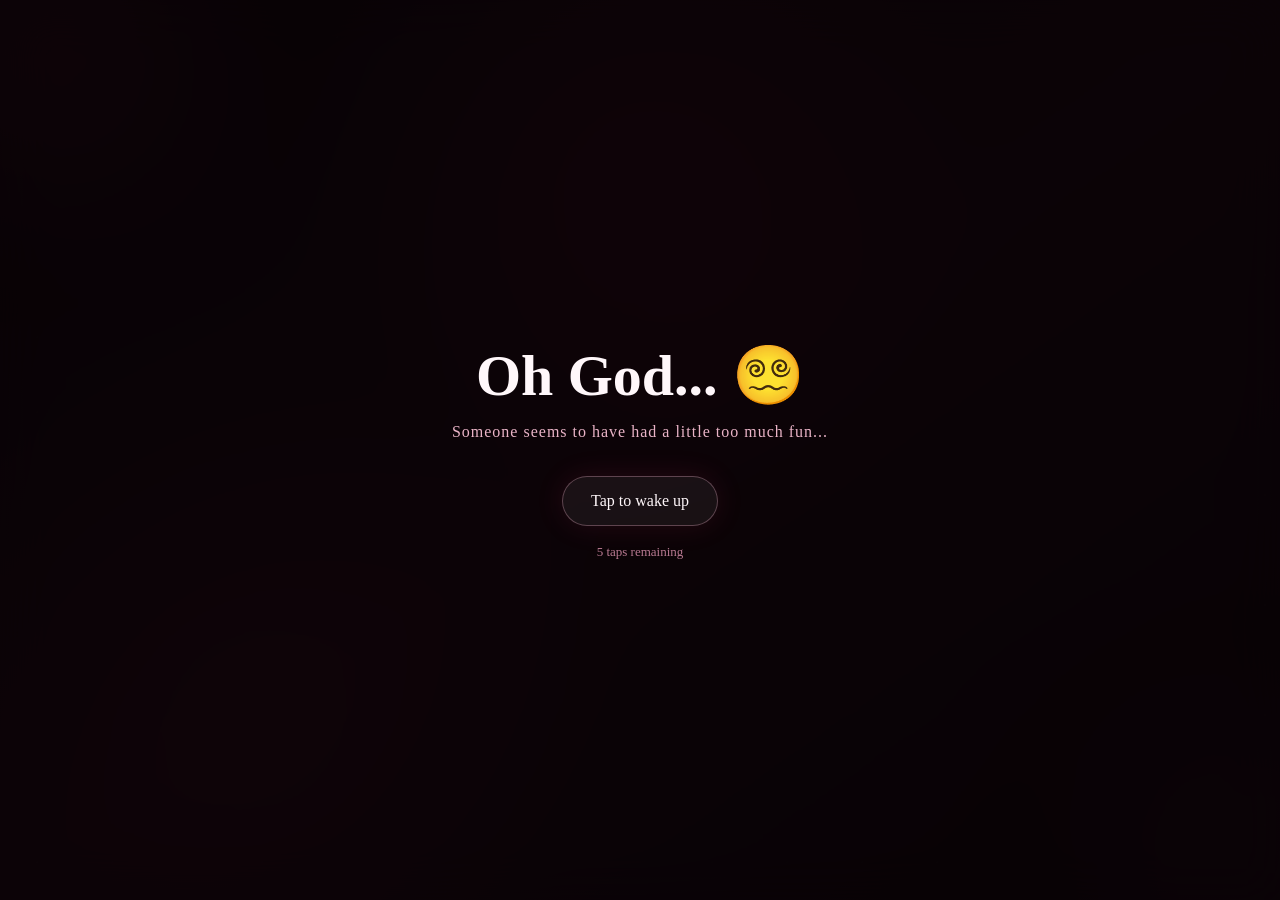
<file: index.html>
<!DOCTYPE html>
<html lang="en">
<head>
<meta charset="UTF-8">
<meta name="viewport" content="width=device-width, initial-scale=1.0">
<title>For My Tishuuu ❤️</title>

<style>
:root {
    --burgundy: #240812;
    --deep: #0b0508;
    --wine: #5e1730;
    --rose: #ff6f9d;
    --soft: #ffd7e5;
    --gold: #e7bd73;
    --white: #fff7fa;
    --glass: rgba(255,255,255,.07);
    --border: rgba(255,190,215,.18);
}

* {
    box-sizing: border-box;
    margin: 0;
    padding: 0;
}

html, body {
    width: 100%;
    height: 100%;
    overflow: hidden;
}

body {
    font-family: Georgia, "Times New Roman", serif;
    color: var(--white);
    background:
        radial-gradient(circle at 50% 20%, rgba(130,20,55,.25), transparent 35%),
        radial-gradient(circle at 20% 80%, rgba(255,70,130,.08), transparent 30%),
        linear-gradient(145deg, #090407, #200711 50%, #090407);
}

button {
    font: inherit;
    color: inherit;
}

.screen {
    position: fixed;
    inset: 0;
    display: none;
    align-items: center;
    justify-content: center;
    padding: 24px;
    overflow: hidden;
}

.screen.active {
    display: flex;
    animation: screenIn .8s ease forwards;
}

@keyframes screenIn {
    from { opacity: 0; transform: scale(1.03); }
    to { opacity: 1; transform: scale(1); }
}

/* ---------- BACKGROUND ---------- */

.ambient {
    position: fixed;
    inset: 0;
    pointer-events: none;
}

.ambient::before,
.ambient::after {
    content: "";
    position: absolute;
    width: 260px;
    height: 260px;
    border-radius: 50%;
    filter: blur(80px);
    opacity: .25;
}

.ambient::before {
    background: #a81d50;
    top: -80px;
    left: -80px;
}

.ambient::after {
    background: #601338;
    right: -100px;
    bottom: -100px;
}

.stars {
    position: absolute;
    inset: 0;
    background-image:
        radial-gradient(circle, rgba(255,255,255,.65) 1px, transparent 1px),
        radial-gradient(circle, rgba(255,180,210,.45) 1px, transparent 1px);
    background-size: 75px 75px, 110px 110px;
    opacity: .16;
}

/* ---------- WAKE UP ---------- */

#wakeScreen {
    flex-direction: column;
    text-align: center;
}

.wake-content {
    position: relative;
    z-index: 2;
}

.blur-layer {
    position: absolute;
    inset: 0;
    backdrop-filter: blur(24px);
    background: rgba(8,3,6,.82);
    transition: all 1s ease;
    z-index: 1;
}

.wake-content h1 {
    font-size: clamp(30px, 8vw, 58px);
    margin-bottom: 14px;
}

.wake-content p {
    color: #eab4c7;
    font-size: 16px;
    letter-spacing: 1px;
}

.wake-button {
    margin-top: 35px;
    border: 1px solid rgba(255,190,215,.3);
    background: rgba(255,255,255,.06);
    padding: 15px 28px;
    border-radius: 40px;
    cursor: pointer;
    box-shadow: 0 0 30px rgba(255,70,130,.1);
    transition: .3s;
}

.wake-button:hover {
    transform: translateY(-3px);
    box-shadow: 0 0 35px rgba(255,70,130,.3);
}

.wake-count {
    margin-top: 18px;
    color: #b97991;
    font-size: 13px;
}

/* ---------- POPUPS ---------- */

.popup {
    position: fixed;
    left: 50%;
    bottom: 30px;
    transform: translateX(-50%) translateY(30px);
    background: rgba(35,8,18,.94);
    border: 1px solid var(--border);
    padding: 14px 20px;
    border-radius: 18px;
    max-width: min(90%, 450px);
    text-align: center;
    box-shadow: 0 15px 45px rgba(0,0,0,.45);
    opacity: 0;
    pointer-events: none;
    z-index: 100;
    transition: .4s;
}

.popup.show {
    opacity: 1;
    transform: translateX(-50%) translateY(0);
}

/* ---------- IPHONE ---------- */

.phone {
    width: min(310px, 85vw);
    height: min(610px, 78vh);
    border-radius: 42px;
    background: #090909;
    border: 7px solid #191919;
    box-shadow:
        0 0 0 2px #444,
        0 30px 80px rgba(0,0,0,.7),
        0 0 50px rgba(255,50,120,.16);
    position: relative;
    overflow: hidden;
}

.phone::before {
    content: "";
    position: absolute;
    top: 8px;
    left: 50%;
    transform: translateX(-50%);
    width: 95px;
    height: 25px;
    border-radius: 20px;
    background: #000;
    z-index: 3;
}

.phone-screen {
    height: 100%;
    padding: 65px 18px 20px;
    background:
        radial-gradient(circle at 50% 20%, rgba(145,28,68,.45), transparent 35%),
        linear-gradient(160deg, #220711, #080407);
}

.phone-time {
    text-align: center;
    font-size: 12px;
    opacity: .6;
}

.notification {
    margin-top: 60px;
    padding: 17px;
    border-radius: 20px;
    background: rgba(255,255,255,.1);
    backdrop-filter: blur(15px);
    border: 1px solid rgba(255,255,255,.13);
    cursor: pointer;
    transition: .3s;
}

.notification:hover {
    transform: scale(1.03);
    background: rgba(255,255,255,.14);
}

.not-head {
    display: flex;
    justify-content: space-between;
    font-size: 12px;
    color: #aaa;
}

.message-name {
    margin-top: 10px;
    font-size: 18px;
}

.message-preview {
    margin-top: 7px;
    color: #ddd;
    font-size: 14px;
}

/* ---------- CHAT ---------- */

.chat-box {
    width: min(600px, 94vw);
    height: min(720px, 88vh);
    background: rgba(18,5,10,.78);
    border: 1px solid var(--border);
    border-radius: 28px;
    overflow: hidden;
    backdrop-filter: blur(20px);
    box-shadow: 0 30px 90px rgba(0,0,0,.6);
    display: flex;
    flex-direction: column;
}

.chat-header {
    padding: 22px;
    border-bottom: 1px solid rgba(255,255,255,.08);
    text-align: center;
}

.chat-header strong {
    display: block;
    font-size: 18px;
}

.chat-header span {
    font-size: 11px;
    color: #a96b7e;
}

.chat-messages {
    flex: 1;
    padding: 22px;
    overflow-y: auto;
}

.bubble {
    max-width: 80%;
    margin-bottom: 14px;
    padding: 13px 16px;
    border-radius: 19px;
    line-height: 1.5;
    font-size: 14px;
    animation: bubbleIn .5s ease;
}

@keyframes bubbleIn {
    from { opacity: 0; transform: translateY(10px); }
    to { opacity: 1; transform: translateY(0); }
}

.rites {
    background: #59172f;
    margin-left: auto;
    border-bottom-right-radius: 5px;
}

.tisha {
    background: rgba(255,255,255,.08);
    border-bottom-left-radius: 5px;
}

.chat-actions {
    padding: 15px;
    border-top: 1px solid rgba(255,255,255,.08);
}

.next-btn,
.answer {
    border: 1px solid rgba(255,180,210,.2);
    background: rgba(255,255,255,.06);
    border-radius: 14px;
    padding: 12px 15px;
    cursor: pointer;
    transition: .25s;
}

.next-btn {
    width: 100%;
}

.next-btn:hover,
.answer:hover {
    background: rgba(255,80,140,.15);
    transform: translateY(-2px);
}

/* ---------- QUIZ ---------- */

.quiz-card {
    width: min(650px, 94vw);
    padding: 30px;
    border-radius: 28px;
    background: rgba(24,6,13,.82);
    border: 1px solid var(--border);
    box-shadow: 0 30px 80px rgba(0,0,0,.55);
}

.quiz-top {
    display: flex;
    justify-content: space-between;
    color: #c8839d;
    font-size: 13px;
    margin-bottom: 20px;
}

.progress {
    height: 4px;
    background: rgba(255,255,255,.08);
    border-radius: 5px;
    overflow: hidden;
    margin-bottom: 30px;
}

.progress span {
    display: block;
    height: 100%;
    width: 0;
    background: linear-gradient(90deg, #9f3158, #ff83ad);
    transition: .4s;
}

.question {
    font-size: clamp(22px, 5vw, 34px);
    line-height: 1.25;
    margin-bottom: 25px;
}

.answers {
    display: grid;
    gap: 12px;
}

.answer {
    text-align: left;
}

.answer.correct {
    background: rgba(54,180,112,.2);
    border-color: rgba(100,255,160,.5);
}

.answer.wrong {
    background: rgba(255,40,70,.2);
    border-color: rgba(255,60,90,.7);
    animation: shake .4s;
}

@keyframes shake {
    20% { transform: translateX(-8px); }
    40% { transform: translateX(8px); }
    60% { transform: translateX(-5px); }
    80% { transform: translateX(5px); }
}

.quiz-result {
    text-align: center;
}

.score {
    font-size: 70px;
    margin: 20px;
    color: #ff9dbc;
}

.reward-btn {
    margin-top: 20px;
    padding: 14px 25px;
    border-radius: 30px;
    border: 1px solid rgba(255,190,215,.3);
    background: linear-gradient(135deg,#6c1b39,#3a0b20);
    cursor: pointer;
}

/* ---------- RESPONSIVE ---------- */

@media(max-width:500px) {
    .quiz-card {
        padding: 22px;
    }

    .phone {
        height: 570px;
    }

    .chat-box {
        height: 82vh;
    }
}
</style>
</head>

<body>

<div class="ambient">
    <div class="stars"></div>
</div>

<!-- WAKE -->
<section class="screen active" id="wakeScreen">

    <div class="blur-layer" id="blurLayer"></div>

    <div class="wake-content">
        <h1>Oh God... 😵‍💫</h1>
        <p>Someone seems to have had a little too much fun...</p>

        <button class="wake-button" id="wakeBtn">
            Tap to wake up
        </button>

        <div class="wake-count" id="wakeCount">
            5 taps remaining
        </div>
    </div>

</section>

<!-- PHONE -->
<section class="screen" id="phoneScreen">

    <div class="phone">

        <div class="phone-screen">

            <div class="phone-time">12:47 AM</div>

            <div class="notification" id="notification">

                <div class="not-head">
                    <span>Messages</span>
                    <span>now</span>
                </div>

                <div class="message-name">
                    Ritesh ❤️
                </div>

                <div class="message-preview">
                    Hey sleepyhead... I know you're awake.
                </div>

            </div>

        </div>

    </div>

</section>

<!-- CHAT -->
<section class="screen" id="chatScreen">

    <div class="chat-box">

        <div class="chat-header">
            <strong>Ritesh ❤️</strong>
            <span>somewhere between midnight & forever</span>
        </div>

        <div class="chat-messages" id="chatMessages"></div>

        <div class="chat-actions">
            <button class="next-btn" id="chatNext">
                Continue ❤️
            </button>
        </div>

    </div>

</section>

<!-- QUIZ -->
<section class="screen" id="quizScreen">

    <div class="quiz-card" id="quizCard">

        <div class="quiz-top">
            <span>MEMORY TEST</span>
            <span id="questionNumber">1 / 7</span>
        </div>

        <div class="progress">
            <span id="progressBar"></span>
        </div>

        <div class="question" id="question"></div>

        <div class="answers" id="answers"></div>

    </div>

</section>

<!-- RESULT -->
<section class="screen" id="resultScreen">

    <div class="quiz-card quiz-result">

        <div style="font-size:14px;color:#c8839d;">
            MEMORY VERIFIED
        </div>

        <h1 style="margin-top:10px;">
            Well well well... 😌
        </h1>

        <div class="score" id="score"></div>

        <p id="resultText"></p>

        <button class="reward-btn" id="rewardBtn">
            Claim your reward 🎁
        </button>

    </div>

</section>

<div class="popup" id="popup"></div>

<script>
/* ==========================================================
   PAGE 4 JAVASCRIPT
========================================================== */

const wakeBtn = document.getElementById("wakeBtn");
const blurLayer = document.getElementById("blurLayer");
const wakeCount = document.getElementById("wakeCount");

let wakeTaps = 0;

function showScreen(id) {
    document.querySelectorAll(".screen").forEach(screen => {
        screen.classList.remove("active");
    });

    document.getElementById(id).classList.add("active");
}

function popup(message, duration = 2600) {
    const p = document.getElementById("popup");
    p.textContent = message;
    p.classList.add("show");

    setTimeout(() => {
        p.classList.remove("show");
    }, duration);
}

/* Simple generated sound */
function sound(type = "click") {

    try {
        const AudioContext =
            window.AudioContext || window.webkitAudioContext;

        const ctx = new AudioContext();
        const osc = ctx.createOscillator();
        const gain = ctx.createGain();

        osc.connect(gain);
        gain.connect(ctx.destination);

        if(type === "correct") {
            osc.frequency.value = 720;
            gain.gain.value = .07;
        }
        else if(type === "wrong") {
            osc.frequency.value = 150;
            gain.gain.value = .08;
        }
        else {
            osc.frequency.value = 420;
            gain.gain.value = .045;
        }

        osc.start();
        gain.gain.exponentialRampToValueAtTime(
            .001,
            ctx.currentTime + .18
        );
        osc.stop(ctx.currentTime + .18);

    } catch(e) {}
}

/* ---------- WAKE ---------- */

wakeBtn.addEventListener("click", () => {

    wakeTaps++;

    sound();

    const remaining = 5 - wakeTaps;

    if(remaining > 0) {

        wakeCount.textContent =
            remaining + (remaining === 1 ? " tap" : " taps") +
            " remaining";

        blurLayer.style.backdropFilter =
            `blur(${24 - wakeTaps * 4}px)`;

        blurLayer.style.background =
            `rgba(8,3,6,${.82 - wakeTaps * .14})`;

        const messages = [
            "Ugh... my head...",
            "Okay... I can see a little...",
            "Riteshhh... where are you?",
            "Almost awake..."
        ];

        popup(messages[wakeTaps - 1]);

    } else {

        blurLayer.style.opacity = "0";
        wakeBtn.textContent = "I'm awake... ❤️";
        wakeCount.textContent = "";

        popup("There you are, Tishuuu... ❤️", 3000);

        setTimeout(() => {
            showScreen("phoneScreen");
            popup("📱 Incoming message from Ritesh...");
        }, 3000);
    }
});

/* ---------- PHONE ---------- */

document.getElementById("notification").addEventListener("click", () => {

    sound();
    showScreen("chatScreen");

    startChat();
});

/* ---------- CHAT ---------- */

const chatLines = [
    ["rites", "Hey sleepyhead... I know you're awake. ❤️"],
    ["tisha", "Riteshhh.... where are you?"],
    ["rites", "Right here. And before you ask... yes, I was watching you sleep. 😂"],
    ["tisha", "You are so annoying."],
    ["rites", "And yet... here you are. 😌"],
    ["rites", "But I have one tiny challenge for you."],
    ["tisha", "What challenge?"],
    ["rites", "Let's see how well my Tishuuu actually remembers us."]
];

let chatIndex = 0;

function startChat() {

    const container =
        document.getElementById("chatMessages");

    container.innerHTML = "";
    chatIndex = 0;

    addChatLine();
}

function addChatLine() {

    if(chatIndex >= chatLines.length) {
        document.getElementById("chatNext").textContent =
            "Okay... test me 😌";
        return;
    }

    const [who, text] = chatLines[chatIndex];

    const bubble = document.createElement("div");

    bubble.className =
        "bubble " + (who === "rites" ? "rites" : "tisha");

    bubble.textContent = text;

    document.getElementById("chatMessages")
        .appendChild(bubble);

    chatIndex++;

    document.getElementById("chatMessages")
        .scrollTop =
        document.getElementById("chatMessages").scrollHeight;
}

document.getElementById("chatNext").addEventListener("click", () => {

    sound();

    if(chatIndex < chatLines.length) {
        addChatLine();
    } else {
        showScreen("quizScreen");
        loadQuestion();
    }
});

/* ---------- QUIZ ---------- */

const questions = [
    {
        q: "Who started falling asleep on whose lap on the very first day?",
        options: ["Ritesh", "Tisha"],
        answer: 1
    },
    {
        q: "Who sounded surprisingly young when they first heard the other's voice?",
        options: ["Ritesh", "Tisha"],
        answer: 0
    },
    {
        q: "Who is more likely to turn a normal conversation into chaos?",
        options: ["Ritesh", "Tisha"],
        answer: 1
    },
    {
        q: "Who is more likely to say 'I'm fine' while clearly not being fine?",
        options: ["Ritesh", "Tisha"],
        answer: 1
    },
    {
        q: "Who is the bigger foodie?",
        options: ["Ritesh", "Tisha"],
        answer: 1
    },
    {
        q: "Who gets more dramatic when they're sleepy?",
        options: ["Ritesh", "Tisha"],
        answer: 1
    },
    {
        q: "Who is secretly the bigger softie?",
        options: ["Ritesh", "Tisha"],
        answer: 1
    }
];

let currentQuestion = 0;
let scoreValue = 0;
let answered = false;

function loadQuestion() {

    answered = false;

    const q = questions[currentQuestion];

    document.getElementById("questionNumber").textContent =
        `${currentQuestion + 1} / ${questions.length}`;

    document.getElementById("progressBar").style.width =
        `${((currentQuestion) / questions.length) * 100}%`;

    document.getElementById("question").textContent = q.q;

    const answers = document.getElementById("answers");
    answers.innerHTML = "";

    q.options.forEach((option, index) => {

        const button = document.createElement("button");

        button.className = "answer";
        button.textContent = option;

        button.addEventListener("click", () => {
            chooseAnswer(button, index);
        });

        answers.appendChild(button);
    });
}

function chooseAnswer(button, index) {

    if(answered) return;

    answered = true;

    const correct =
        index === questions[currentQuestion].answer;

    if(correct) {
        scoreValue++;
        button.classList.add("correct");
        sound("correct");
        popup("Awww... you actually remember. 🥹❤️");
    } else {
        button.classList.add("wrong");
        sound("wrong");
        popup("Hmmmm... suspicious answer, madam. 😂");
    }

    setTimeout(() => {

        currentQuestion++;

        if(currentQuestion < questions.length) {
            loadQuestion();
        } else {
            showResult();
        }

    }, 1200);
}

function showResult() {

    showScreen("resultScreen");

    document.getElementById("score").textContent =
        `${scoreValue} / ${questions.length}`;

    let text;

    if(scoreValue === 7) {
        text =
            "Perfect score. Obviously my Tishuuu knows everything. ❤️";
    } else if(scoreValue >= 5) {
        text =
            "Okay okay... you know us pretty damn well. 😌";
    } else {
        text =
            "I think somebody needs to revise our memories. 😂❤️";
    }

    document.getElementById("resultText").textContent = text;
}

document.getElementById("rewardBtn").addEventListener("click", () => {

    sound("correct");

    popup(
        "Memory verified. Your reward is waiting downstairs... 🎁",
        3000
    );

    setTimeout(() => {
        window.location.href = "page5.html";
    }, 3300);
});
</script>

</body>
</html>
</file>
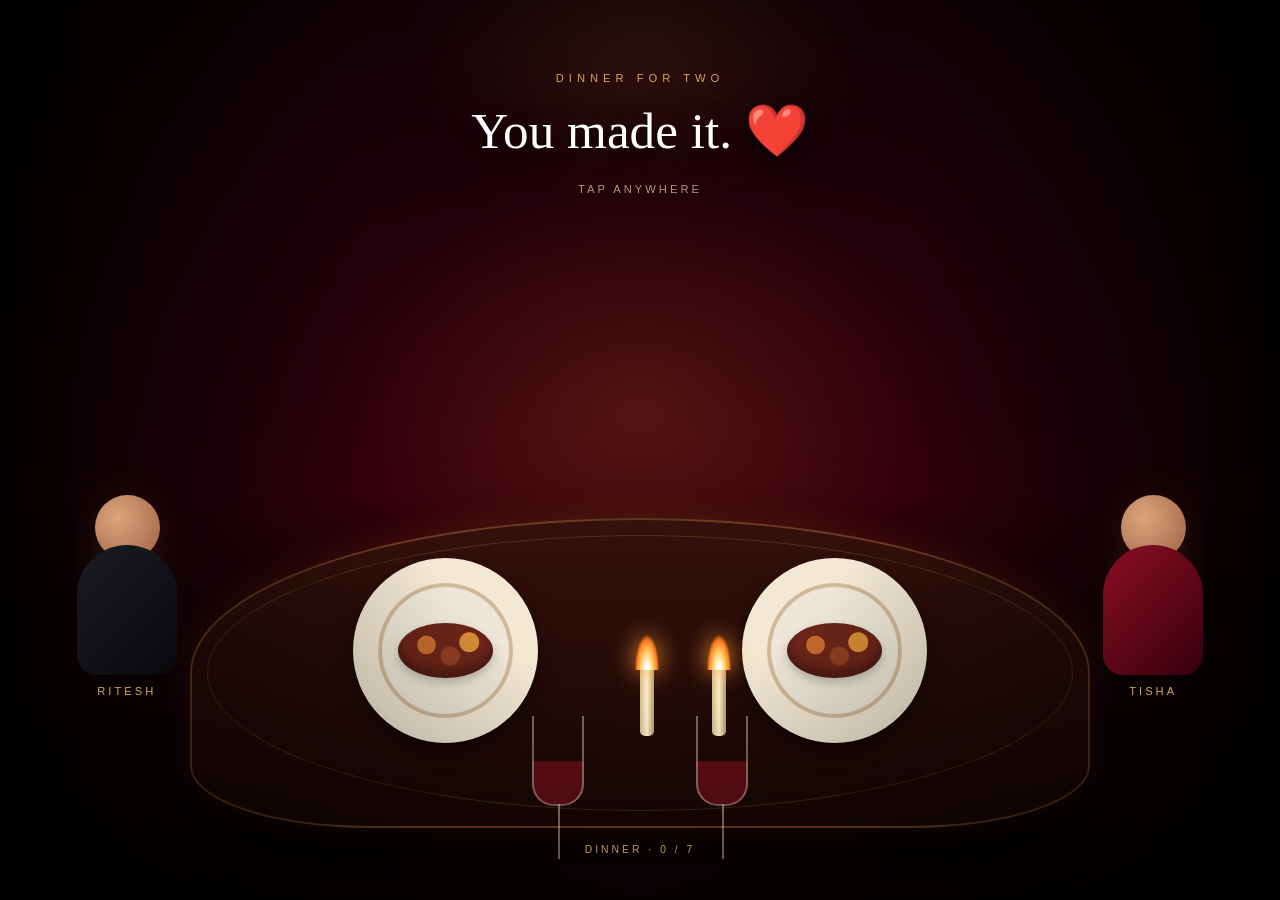
<file: dinner.html>
<!DOCTYPE html>
<html lang="en">
<head>
<meta charset="UTF-8">
<meta name="viewport" content="width=device-width,initial-scale=1.0">
<title>Dinner With You ❤️</title>

<style>
*{
    box-sizing:border-box;
    margin:0;
    padding:0;
}

html,body{
    width:100%;
    height:100%;
    overflow:hidden;
    background:#080003;
    color:white;
    font-family:Georgia,"Times New Roman",serif;
}

body{
    position:relative;
}

.room{
    position:absolute;
    inset:0;
    overflow:hidden;

    background:
        radial-gradient(
            ellipse at 50% 45%,
            rgba(180,74,38,.24),
            transparent 32%
        ),
        radial-gradient(
            ellipse at 50% 75%,
            rgba(190,91,40,.12),
            transparent 35%
        ),
        linear-gradient(
            180deg,
            #170007,
            #35000d 55%,
            #090003
        );
}

.room::before{
    content:"";
    position:absolute;
    inset:0;
    background:
        linear-gradient(
            90deg,
            rgba(0,0,0,.75),
            transparent 28%,
            transparent 72%,
            rgba(0,0,0,.75)
        );
}

.room::after{
    content:"";
    position:absolute;
    inset:0;
    background:
        radial-gradient(
            circle at center,
            transparent 30%,
            rgba(0,0,0,.7) 100%
        );
    pointer-events:none;
}

.ceiling-light{
    position:absolute;
    top:-100px;
    left:50%;
    transform:translateX(-50%);
    width:500px;
    height:300px;
    background:radial-gradient(
        ellipse,
        rgba(255,163,65,.13),
        transparent 65%
    );
    filter:blur(20px);
}

.table{
    position:absolute;
    width:min(900px,90vw);
    height:310px;
    left:50%;
    bottom:8%;
    transform:translateX(-50%);
    border-radius:50% 50% 20% 20%;
    background:
        linear-gradient(
            180deg,
            #35100c,
            #170604
        );
    border:2px solid rgba(196,128,63,.4);
    box-shadow:
        0 -5px 30px rgba(130,47,19,.3),
        0 40px 100px #000;
}

.table::before{
    content:"";
    position:absolute;
    inset:15px;
    border-radius:50%;
    border:1px solid rgba(231,183,98,.18);
}

.plate{
    position:absolute;
    width:185px;
    height:185px;
    border-radius:50%;
    background:
        radial-gradient(
            circle,
            #eee7d9 0 48%,
            #d0b997 49% 51%,
            #f2e8d3 52% 100%
        );
    top:38px;
    box-shadow:0 8px 20px rgba(0,0,0,.5);
}

.plate.left{
    left:18%;
}

.plate.right{
    right:18%;
}

.food{
    position:absolute;
    width:95px;
    height:55px;
    border-radius:50%;
    top:65px;
    left:45px;
    background:
        radial-gradient(circle at 30% 40%,#c66b30 0 12%,transparent 13%),
        radial-gradient(circle at 55% 60%,#8f3e22 0 15%,transparent 16%),
        radial-gradient(circle at 75% 35%,#d68c35 0 12%,transparent 13%),
        #6c2519;
    box-shadow:
        inset 0 -8px 10px rgba(0,0,0,.3),
        0 5px 10px rgba(0,0,0,.2);
    transition:.8s;
}

.food.eaten{
    opacity:0;
    transform:scale(.3) rotate(20deg);
}

.glass{
    position:absolute;
    width:52px;
    height:90px;
    border:2px solid rgba(235,220,194,.45);
    border-top:none;
    bottom:20px;
    background:
        linear-gradient(
            to top,
            rgba(108,13,25,.85) 0 48%,
            transparent 49%
        );
    border-radius:0 0 22px 22px;
}

.glass.left{
    left:38%;
}

.glass.right{
    right:38%;
}

.glass::after{
    content:"";
    position:absolute;
    width:2px;
    height:55px;
    background:rgba(240,225,200,.5);
    bottom:-55px;
    left:50%;
}

.glass.eaten{
    opacity:.15;
}

.candle{
    position:absolute;
    width:14px;
    height:70px;
    background:linear-gradient(
        90deg,
        #d9bd8a,
        #fff4d0,
        #b99965
    );
    bottom:90px;
    border-radius:5px;
    z-index:10;
}

.candle.one{
    left:50%;
}

.candle.two{
    left:58%;
}

.flame{
    position:absolute;
    width:24px;
    height:35px;
    left:50%;
    top:-31px;
    transform:translateX(-50%);
    background:
        radial-gradient(
            ellipse at center bottom,
            #fff 0 10%,
            #ffd16a 35%,
            #ff7b20 60%,
            transparent 72%
        );
    animation:flicker .12s infinite alternate;
    filter:drop-shadow(0 0 12px #ff9d37);
}

@keyframes flicker{
    from{
        transform:translateX(-50%) scale(1) rotate(-2deg);
    }
    to{
        transform:translateX(-50%) scale(.85,1.15) rotate(3deg);
    }
}

.person{
    position:absolute;
    bottom:25%;
    width:100px;
    height:180px;
    z-index:5;
}

.person.left{
    left:6%;
}

.person.right{
    right:6%;
}

.head{
    position:absolute;
    width:65px;
    height:65px;
    border-radius:50%;
    top:0;
    left:18px;
    background:
        radial-gradient(
            circle at 35% 35%,
            #dca57e,
            #9c5f42
        );
}

.body{
    position:absolute;
    width:100px;
    height:130px;
    top:50px;
    border-radius:50px 50px 20px 20px;
    background:linear-gradient(
        135deg,
        #1b1b24,
        #08080c
    );
}

.person.right .body{
    background:
        linear-gradient(
            135deg,
            #8d0e24,
            #34000d
        );
}

.person::after{
    content:"";
    position:absolute;
    width:90px;
    height:150px;
    top:-20px;
    left:5px;
    background:radial-gradient(
        ellipse,
        rgba(255,143,54,.18),
        transparent 70%
    );
    filter:blur(15px);
    z-index:-1;
}

.name{
    position:absolute;
    top:190px;
    width:100%;
    text-align:center;
    color:#d5a85c;
    font-family:Arial,sans-serif;
    letter-spacing:3px;
    font-size:.7rem;
}

.dialogue{
    position:absolute;
    z-index:30;
    top:8%;
    left:50%;
    transform:translateX(-50%);
    width:min(800px,90%);
    text-align:center;
}

.kicker{
    color:#d6a65c;
    font-family:Arial,sans-serif;
    font-size:.7rem;
    letter-spacing:5px;
    text-transform:uppercase;
    margin-bottom:18px;
}

#compliment{
    font-size:clamp(1.5rem,4vw,3.2rem);
    line-height:1.15;
    font-weight:400;
    text-shadow:0 5px 25px #000;
    transition:opacity .6s,transform .6s;
}

#instruction{
    margin-top:22px;
    color:rgba(255,230,190,.65);
    font-family:Arial,sans-serif;
    font-size:.7rem;
    letter-spacing:3px;
}

.tap{
    position:absolute;
    inset:0;
    z-index:100;
    cursor:pointer;
}

.counter{
    position:absolute;
    bottom:5%;
    left:50%;
    transform:translateX(-50%);
    z-index:40;
    color:#bd985c;
    font-family:Arial,sans-serif;
    font-size:.65rem;
    letter-spacing:3px;
}

.heart{
    position:fixed;
    z-index:60;
    pointer-events:none;
    font-size:22px;
    animation:heartFloat 2s forwards;
}

@keyframes heartFloat{
    from{
        opacity:0;
        transform:translateY(0) scale(.5);
    }
    20%{
        opacity:1;
    }
    to{
        opacity:0;
        transform:translateY(-180px) scale(1.5);
    }
}

.fade{
    animation:fade 1.7s forwards;
}

@keyframes fade{
    to{
        opacity:0;
        filter:blur(15px);
        transform:scale(1.08);
    }
}

.curtains{
    position:fixed;
    inset:0;
    z-index:200;
    pointer-events:none;
    display:flex;
}

.curtain{
    width:50%;
    height:100%;
    background:
        linear-gradient(
            90deg,
            #080003,
            #550010 45%,
            #1b0007
        );
    box-shadow:0 0 50px #000;
    transition:transform 2.5s cubic-bezier(.7,0,.2,1);
}

.curtain.left{
    transform:translateX(-100%);
}

.curtain.right{
    transform:translateX(100%);
}

.curtains.close .left{
    transform:translateX(0);
}

.curtains.close .right{
    transform:translateX(0);
}

@media(max-width:700px){

    .person{
        transform:scale(.65);
        bottom:25%;
    }

    .person.left{
        left:-5%;
    }

    .person.right{
        right:-5%;
    }

    .table{
        bottom:13%;
        height:250px;
    }

    .plate{
        width:125px;
        height:125px;
    }

    .plate.left{
        left:12%;
    }

    .plate.right{
        right:12%;
    }

    .food{
        width:70px;
        height:40px;
        top:43px;
        left:27px;
    }

    .glass.left{
        left:34%;
    }

    .glass.right{
        right:34%;
    }
}
</style>
</head>

<body>

<div class="room" id="room">

    <div class="ceiling-light"></div>

    <div class="dialogue">

        <div class="kicker">
            Dinner for two
        </div>

        <div id="compliment">
            You made it. ❤️
        </div>

        <div id="instruction">
            TAP ANYWHERE
        </div>

    </div>

    <div class="person left">
        <div class="head"></div>
        <div class="body"></div>
        <div class="name">RITESH</div>
    </div>

    <div class="person right">
        <div class="head"></div>
        <div class="body"></div>
        <div class="name">TISHA</div>
    </div>

    <div class="table">

        <div class="plate left">
            <div class="food" id="food1"></div>
        </div>

        <div class="plate right">
            <div class="food" id="food2"></div>
        </div>

        <div class="glass left" id="glass1"></div>

        <div class="glass right" id="glass2"></div>

        <div class="candle one">
            <div class="flame"></div>
        </div>

        <div class="candle two">
            <div class="flame"></div>
        </div>

    </div>

</div>

<div class="counter" id="counter">
    DINNER · 0 / 7
</div>

<div class="tap" id="tap"></div>

<div class="curtains" id="curtains">
    <div class="curtain left"></div>
    <div class="curtain right"></div>
</div>

<script>

const compliments=[

"You made it. ❤️",

"That red dress looks absolutely beautiful on you...",

"I was supposed to be paying attention to dinner, but you're making that unnecessarily difficult. 😏",

"Every time I look at you, I forget what I was about to say.",

"Somehow you always manage to make everything around you look a little less interesting. 😏",

"And honestly... I don't think it's just because you're beautiful.",

"It's the way you carry yourself. Your personality. Your energy. The way you make everything feel alive.",

"Tonight was never really about the dinner.",

"It was about getting a little time with you... just you and me. ❤️"

];

let taps=0;

const tap=document.getElementById("tap");
const compliment=document.getElementById("compliment");
const counter=document.getElementById("counter");
const room=document.getElementById("room");
const curtains=document.getElementById("curtains");

tap.addEventListener("click",()=>{

    if(taps>=compliments.length)
        return;

    taps++;

    compliment.style.opacity=0;
    compliment.style.transform="translateY(15px)";

    setTimeout(()=>{

        compliment.textContent=compliments[taps-1];

        compliment.style.opacity=1;
        compliment.style.transform="translateY(0)";

    },350);

    consumeDinner();

    createHeart();

    counter.textContent=`DINNER · ${taps} / ${compliments.length-1}`;

    if(taps===compliments.length){

        setTimeout(endDinner,3000);

    }

});

function consumeDinner(){

    /*
       Dinner progression:
       1-2: food
       3-4: more food
       5-6: wine
       7+: table almost empty
    */

    if(taps===2){
        document.getElementById("food1").classList.add("eaten");
    }

    if(taps===3){
        document.getElementById("food2").classList.add("eaten");
    }

    if(taps===5){
        document.getElementById("glass1").classList.add("eaten");
    }

    if(taps===6){
        document.getElementById("glass2").classList.add("eaten");
    }

    if(taps>=7){

        document.getElementById("food1").classList.add("eaten");
        document.getElementById("food2").classList.add("eaten");
        document.getElementById("glass1").classList.add("eaten");
        document.getElementById("glass2").classList.add("eaten");

    }
}

function createHeart(){

    const heart=document.createElement("div");

    heart.className="heart";

    heart.textContent=
        Math.random()>.4
        ? "♡"
        : "♥";

    heart.style.left=(35+Math.random()*30)+"%";
    heart.style.top=(45+Math.random()*25)+"%";

    document.body.appendChild(heart);

    setTimeout(()=>{
        heart.remove();
    },2000);
}

function endDinner(){

    room.classList.add("fade");

    setTimeout(()=>{

        curtains.classList.add("close");

    },800);

    setTimeout(()=>{

        /*
          Change this URL if you eventually want another
          page after dinner.
        */

        window.location.href="wake.html";

    },4000);
}

</script>

</body>
</html>
</file>
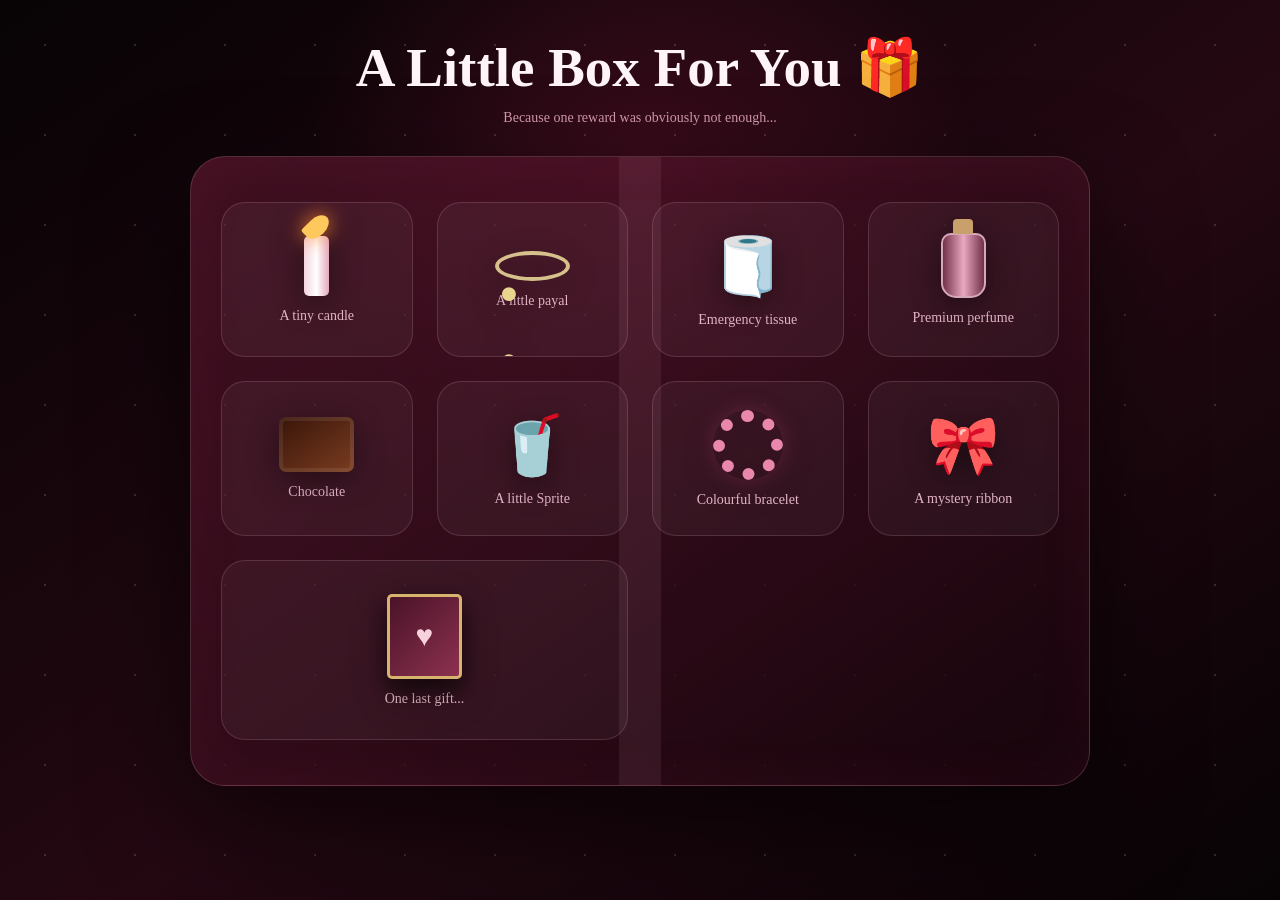
<file: page5.html>
<!DOCTYPE html>
<html lang="en">
<head>
<meta charset="UTF-8">
<meta name="viewport" content="width=device-width, initial-scale=1.0">
<title>A Box For My Tishuuu 🎁</title>

<style>
:root {
    --bg:#090407;
    --burgundy:#250914;
    --wine:#651b36;
    --pink:#ff719e;
    --soft:#ffd6e5;
    --gold:#d9b56d;
    --glass:rgba(255,255,255,.07);
}

* {
    box-sizing:border-box;
    margin:0;
    padding:0;
}

body {
    min-height:100vh;
    color:#fff5f8;
    font-family:Georgia,"Times New Roman",serif;
    background:
        radial-gradient(circle at 50% 20%,rgba(137,23,61,.3),transparent 35%),
        linear-gradient(145deg,#070305,#240812 55%,#070305);
    overflow-x:hidden;
}

body::before {
    content:"";
    position:fixed;
    inset:0;
    pointer-events:none;
    opacity:.15;
    background-image:
        radial-gradient(circle,#fff 1px,transparent 1px);
    background-size:90px 90px;
}

.page {
    width:min(1000px,94vw);
    margin:auto;
    padding:35px 0 80px;
}

header {
    text-align:center;
    margin-bottom:30px;
}

header h1 {
    font-size:clamp(30px,7vw,55px);
}

header p {
    margin-top:10px;
    color:#d49aad;
    font-size:14px;
}

.gift-box {
    position:relative;
    max-width:900px;
    min-height:600px;
    margin:auto;
    padding:45px 30px;
    border-radius:35px;
    border:1px solid rgba(255,180,210,.2);
    background:
        linear-gradient(145deg,
            rgba(103,25,52,.55),
            rgba(24,5,13,.85));
    box-shadow:
        0 40px 100px rgba(0,0,0,.6),
        inset 0 0 60px rgba(255,80,130,.06);
}

.box-ribbon {
    position:absolute;
    left:50%;
    top:0;
    transform:translateX(-50%);
    width:42px;
    height:100%;
    background:rgba(255,190,215,.08);
    pointer-events:none;
}

.gifts {
    position:relative;
    z-index:2;
    display:grid;
    grid-template-columns:repeat(4,1fr);
    gap:24px;
}

.gift {
    min-height:155px;
    border-radius:24px;
    border:1px solid rgba(255,190,215,.16);
    background:rgba(255,255,255,.045);
    display:flex;
    align-items:center;
    justify-content:center;
    flex-direction:column;
    cursor:pointer;
    transition:.35s;
    position:relative;
    overflow:hidden;
}

.gift:hover {
    transform:translateY(-8px);
    border-color:rgba(255,120,170,.4);
    box-shadow:0 15px 35px rgba(255,50,120,.12);
}

.gift-icon {
    font-size:58px;
    margin-bottom:12px;
    filter:drop-shadow(0 8px 15px rgba(0,0,0,.4));
}

.gift-name {
    font-size:14px;
    color:#e6b7c8;
}

.gift-message {
    position:fixed;
    z-index:50;
    left:50%;
    top:50%;
    transform:translate(-50%,-50%) scale(.8);
    width:min(400px,90vw);
    padding:30px;
    border-radius:28px;
    background:rgba(27,5,13,.97);
    border:1px solid rgba(255,170,200,.25);
    box-shadow:0 30px 100px #000;
    text-align:center;
    opacity:0;
    pointer-events:none;
    transition:.4s;
}

.gift-message.show {
    opacity:1;
    transform:translate(-50%,-50%) scale(1);
    pointer-events:auto;
}

.gift-message .big {
    font-size:55px;
    margin-bottom:15px;
}

.gift-message p {
    color:#e6b2c5;
    line-height:1.6;
}

.close-message {
    margin-top:20px;
    padding:10px 20px;
    border-radius:30px;
    border:1px solid rgba(255,180,210,.2);
    background:rgba(255,255,255,.06);
    cursor:pointer;
}

/* candle */

.candle {
    width:25px;
    height:60px;
    background:linear-gradient(90deg,#f4d3df,#fff,#e5a8bc);
    border-radius:5px;
    position:relative;
}

.flame {
    position:absolute;
    width:18px;
    height:28px;
    border-radius:50% 50% 50% 10%;
    background:#ffc85c;
    transform:rotate(45deg);
    top:-23px;
    left:4px;
    box-shadow:0 0 20px #ff8a30;
    animation:flicker .4s infinite alternate;
}

@keyframes flicker {
    from{transform:rotate(42deg) scale(.9);}
    to{transform:rotate(48deg) scale(1.08);}
}

/* perfume */

.perfume {
    width:45px;
    height:65px;
    border-radius:10px 10px 15px 15px;
    border:2px solid #d5a9bb;
    position:relative;
    background:linear-gradient(90deg,#743049,#e9a8c0,#713049);
}

.perfume::before {
    content:"";
    position:absolute;
    width:20px;
    height:15px;
    top:-16px;
    left:10px;
    background:#c9a06c;
    border-radius:4px 4px 0 0;
}

/* chocolate */

.chocolate {
    width:75px;
    height:55px;
    background:linear-gradient(145deg,#381509,#7b3c20);
    border-radius:7px;
    box-shadow:inset 0 0 0 4px rgba(255,255,255,.08);
}

/* bracelet */

.bracelet {
    width:70px;
    height:70px;
    border-radius:50%;
    border:12px dotted #e987ac;
    box-shadow:0 0 20px rgba(255,100,160,.2);
}

/* payal */

.payal {
    width:75px;
    height:30px;
    border-radius:50%;
    border:4px solid #d6c08c;
    position:relative;
}

.payal::after {
    content:"• • • • •";
    position:absolute;
    width:100%;
    left:0;
    top:5px;
    color:#ead58e;
    letter-spacing:4px;
}

/* album */

.album {
    width:75px;
    height:85px;
    border-radius:5px;
    background:linear-gradient(135deg,#4a1327,#8d3150);
    border:3px solid #d8b36e;
    box-shadow:0 12px 20px rgba(0,0,0,.4);
}

.album::after {
    content:"♥";
    display:flex;
    align-items:center;
    justify-content:center;
    height:100%;
    color:#f7d1dc;
    font-size:30px;
}

.album-gift {
    grid-column:span 2;
    min-height:180px;
}

.album-gift .gift-name {
    color:#f1c2d1;
}

@media(max-width:700px) {
    .gifts {
        grid-template-columns:repeat(2,1fr);
    }

    .album-gift {
        grid-column:span 2;
    }
}

@media(max-width:400px) {
    .gift {
        min-height:140px;
    }
}
</style>
</head>

<body>

<div class="page">

<header>
    <h1>A Little Box For You 🎁</h1>
    <p>Because one reward was obviously not enough...</p>
</header>

<div class="gift-box">

    <div class="box-ribbon"></div>

    <div class="gifts">

        <div class="gift" data-icon="🕯️"
             data-message="A little light for my cutuuu. ❤️">
            <div class="gift-icon">
                <div class="candle">
                    <div class="flame"></div>
                </div>
            </div>
            <div class="gift-name">A tiny candle</div>
        </div>

        <div class="gift" data-icon="✨"
             data-message="Because even your footsteps deserve their own music.">
            <div class="gift-icon payal"></div>
            <div class="gift-name">A little payal</div>
        </div>

        <div class="gift" data-icon="🧻"
             data-message="For my Tishuuu 🤣 Because apparently even tissues need to be romantic now.">
            <div class="gift-icon">🧻</div>
            <div class="gift-name">Emergency tissue</div>
        </div>

        <div class="gift" data-icon="🌸"
             data-message="For the girl who already smells prettier than this.">
            <div class="gift-icon">
                <div class="perfume"></div>
            </div>
            <div class="gift-name">Premium perfume</div>
        </div>

        <div class="gift" data-icon="🍫"
             data-message="Emergency chocolate supply for my beautuu. 🍫❤️">
            <div class="gift-icon">
                <div class="chocolate"></div>
            </div>
            <div class="gift-name">Chocolate</div>
        </div>

        <div class="gift" data-icon="🥤"
             data-message="For when my Tishuuu needs some extra fizz. 😂">
            <div class="gift-icon">🥤</div>
            <div class="gift-name">A little Sprite</div>
        </div>

        <div class="gift" data-icon="📿"
             data-message="Something colourful for the most colourful person I know. 🌈">
            <div class="gift-icon bracelet"></div>
            <div class="gift-name">Colourful bracelet</div>
        </div>

        <div class="gift" data-icon="🎀"
             data-message="Untie this one slowly... some things are better when they're opened with curiosity.">
            <div class="gift-icon">🎀</div>
            <div class="gift-name">A mystery ribbon</div>
        </div>

        <div class="gift album-gift" id="albumGift">
            <div class="gift-icon">
                <div class="album"></div>
            </div>
            <div class="gift-name">
                One last gift...
            </div>
        </div>

    </div>
</div>

</div>

<div class="gift-message" id="giftMessage">
    <div class="big" id="messageIcon">❤️</div>
    <p id="messageText"></p>
    <button class="close-message" id="closeMessage">
        Put it back in the box
    </button>
</div>

<script>

const gifts = document.querySelectorAll(".gift:not(#albumGift)");
const modal = document.getElementById("giftMessage");
const messageText = document.getElementById("messageText");
const messageIcon = document.getElementById("messageIcon");

function sound(freq=450) {

    try {

        const ctx =
            new (window.AudioContext ||
            window.webkitAudioContext)();

        const osc = ctx.createOscillator();
        const gain = ctx.createGain();

        osc.frequency.value = freq;

        osc.connect(gain);
        gain.connect(ctx.destination);

        gain.gain.value=.05;

        osc.start();

        gain.gain.exponentialRampToValueAtTime(
            .001,
            ctx.currentTime+.2
        );

        osc.stop(ctx.currentTime+.2);

    } catch(e){}
}

gifts.forEach(gift => {

    gift.addEventListener("click", () => {

        sound();

        messageIcon.textContent =
            gift.dataset.icon;

        messageText.textContent =
            gift.dataset.message;

        modal.classList.add("show");
    });

});

document.getElementById("closeMessage")
.addEventListener("click", () => {
    modal.classList.remove("show");
    sound(300);
});

document.getElementById("albumGift")
.addEventListener("click", () => {

    sound(700);

    document.body.style.transition = "1.2s";
    document.body.style.opacity = "0";

    setTimeout(() => {
        window.location.href = "page6.html";
    },1200);

});

</script>

</body>
</html>
</file>
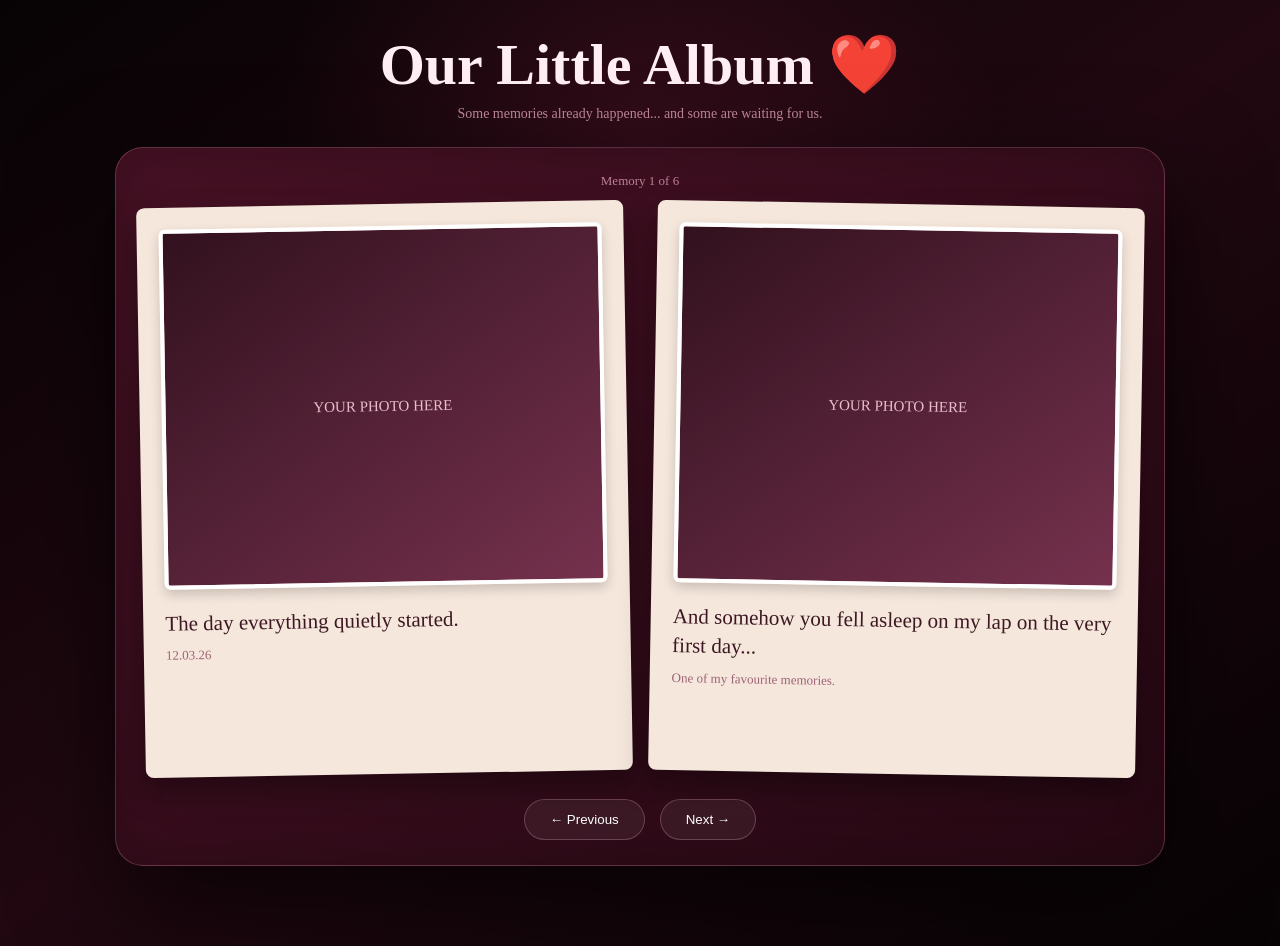
<file: page6.html>
<!DOCTYPE html>
<html lang="en">
<head>
<meta charset="UTF-8">
<meta name="viewport" content="width=device-width, initial-scale=1.0">

<title>Our Little Album ❤️</title>

<style>
:root {
    --bg:#080405;
    --wine:#431124;
    --burgundy:#220811;
    --rose:#ff86ac;
    --cream:#ffeef4;
    --gold:#d7b56c;
}

* {
    box-sizing:border-box;
    margin:0;
    padding:0;
}

body {
    min-height:100vh;
    color:var(--cream);
    font-family:Georgia,"Times New Roman",serif;
    background:
        radial-gradient(circle at 50% 15%,rgba(129,29,62,.25),transparent 35%),
        linear-gradient(145deg,#070304,#210811,#070304);
    overflow-x:hidden;
}

.page {
    width:min(1050px,94vw);
    margin:auto;
    padding:30px 0 80px;
}

.title {
    text-align:center;
    margin-bottom:25px;
}

.title h1 {
    font-size:clamp(32px,8vw,58px);
}

.title p {
    margin-top:8px;
    color:#c58b9e;
    font-size:14px;
}

.album {
    position:relative;
    background:
        linear-gradient(145deg,#461124,#260813);
    border:1px solid rgba(255,190,210,.2);
    border-radius:28px;
    padding:25px;
    box-shadow:
        0 35px 100px rgba(0,0,0,.65),
        inset 0 0 50px rgba(0,0,0,.2);
}

.page-counter {
    text-align:center;
    color:#bd8095;
    font-size:13px;
    margin-bottom:15px;
}

.spread {
    display:grid;
    grid-template-columns:1fr 1fr;
    gap:25px;
    min-height:570px;
}

.page-left,
.page-right {
    background:#f5e7dc;
    color:#3d1823;
    border-radius:8px;
    padding:22px;
    box-shadow:0 15px 30px rgba(0,0,0,.35);
}

.page-left {
    transform:rotate(-1deg);
}

.page-right {
    transform:rotate(1deg);
}

.photo-placeholder {
    width:100%;
    height:360px;
    border-radius:6px;
    background:
        linear-gradient(145deg,#32111e,#75314d);
    display:flex;
    align-items:center;
    justify-content:center;
    text-align:center;
    color:#e9bdcc;
    padding:20px;
    font-size:15px;
    border:4px solid #fff;
    box-shadow:0 5px 12px rgba(0,0,0,.18);
}

.caption {
    margin-top:20px;
    font-size:21px;
    line-height:1.4;
}

.date {
    margin-top:9px;
    color:#9d6277;
    font-size:13px;
}

.navigation {
    display:flex;
    justify-content:center;
    gap:15px;
    margin-top:25px;
}

.nav-btn {
    padding:12px 25px;
    border-radius:30px;
    border:1px solid rgba(255,190,215,.25);
    background:rgba(255,255,255,.06);
    color:white;
    cursor:pointer;
    transition:.3s;
}

.nav-btn:hover {
    transform:translateY(-3px);
    background:rgba(255,90,140,.15);
}

.future {
    background:
        repeating-linear-gradient(
            0deg,
            transparent,
            transparent 30px,
            rgba(120,50,65,.08) 31px
        ),
        #f5e7dc;
}

.future-photo {
    position:relative;
    overflow:hidden;
}

.future-photo::before {
    content:"";
    position:absolute;
    inset:0;
    background:
        radial-gradient(circle at 50% 50%,
        rgba(255,255,255,.12),
        transparent 50%);
}

.coming {
    position:relative;
    z-index:2;
    text-align:center;
}

.coming strong {
    display:block;
    font-size:26px;
    letter-spacing:3px;
    margin-bottom:10px;
}

.coming span {
    font-size:13px;
    color:#d9aebd;
}

.final-screen {
    position:fixed;
    inset:0;
    background:
        radial-gradient(circle at 50% 50%,
        rgba(120,20,60,.35),
        transparent 45%),
        #080305;
    display:flex;
    align-items:center;
    justify-content:center;
    text-align:center;
    padding:25px;
    opacity:0;
    pointer-events:none;
    transition:1s;
    z-index:50;
}

.final-screen.show {
    opacity:1;
    pointer-events:auto;
}

.final-box {
    max-width:600px;
}

.final-box h2 {
    font-size:clamp(30px,7vw,55px);
    margin-bottom:20px;
}

.final-box p {
    color:#d4a0b3;
    line-height:1.8;
    font-size:17px;
}

.continue-btn {
    margin-top:30px;
    padding:15px 30px;
    border-radius:35px;
    border:1px solid rgba(255,180,210,.25);
    background:linear-gradient(135deg,#6b1c3a,#351020);
    color:white;
    cursor:pointer;
}

@media(max-width:700px) {

    .spread {
        grid-template-columns:1fr;
    }

    .page-left,
    .page-right {
        transform:none;
    }

    .photo-placeholder {
        height:300px;
    }
}
</style>
</head>

<body>

<div class="page">

    <div class="title">
        <h1>Our Little Album ❤️</h1>
        <p>Some memories already happened... and some are waiting for us.</p>
    </div>

    <div class="album">

        <div class="page-counter" id="counter">
            Memory 1 of 6
        </div>

        <div class="spread">

            <div class="page-left">

                <div class="photo-placeholder" id="photo1">
                    YOUR PHOTO HERE
                </div>

                <div class="caption" id="caption1">
                    The day everything quietly started.
                </div>

                <div class="date" id="date1">
                    12.03.26
                </div>

            </div>

            <div class="page-right">

                <div class="photo-placeholder" id="photo2">
                    YOUR PHOTO HERE
                </div>

                <div class="caption" id="caption2">
                    And somehow you fell asleep on my lap on the very first day...
                </div>

                <div class="date" id="date2">
                    One of my favourite memories.
                </div>

            </div>

        </div>

        <div class="navigation">

            <button class="nav-btn" id="prevBtn">
                ← Previous
            </button>

            <button class="nav-btn" id="nextBtn">
                Next →
            </button>

        </div>

    </div>

</div>

<div class="final-screen" id="finalScreen">

    <div class="final-box">

        <h2>There are still so many pages left...</h2>

        <p>
            Some memories belong to the past.
            <br><br>
            Some are waiting somewhere in the future.
            <br><br>
            Come sweetheart...
            there's something else I want to show you. ❤️
        </p>

        <button class="continue-btn" id="continueBtn">
            Show me...
        </button>

    </div>

</div>

<script>

/* ==========================================================
   PAGE 6 — PHOTO ALBUM
========================================================== */

const memories = [

    {
        p1:"YOUR PHOTO HERE",
        p2:"YOUR PHOTO HERE",
        c1:"The day everything quietly started.",
        c2:"And somehow you fell asleep on my lap on the very first day...",
        d1:"12.03.26",
        d2:"One of my favourite memories."
    },

    {
        p1:"YOUR PHOTO HERE",
        p2:"YOUR PHOTO HERE",
        c1:"Some moments don't need a caption.",
        c2:"They just need us.",
        d1:"A little memory",
        d2:"A little happiness"
    },

    {
        p1:"YOUR PHOTO HERE",
        p2:"YOUR PHOTO HERE",
        c1:"You being your charismatic, interactive, completely-you self.",
        c2:"And me quietly feeling lucky.",
        d1:"Us ❤️",
        d2:"Still us."
    },

    {
        p1:"YOUR PHOTO HERE",
        p2:"YOUR PHOTO HERE",
        c1:"The kind of day I wish I could replay.",
        c2:"Because ordinary moments become special with you.",
        d1:"One beautiful day",
        d2:"One beautiful girl."
    },

    {
        p1:"VARANASI",
        p2:"RISHIKESH",
        c1:"One day, this page won't be empty anymore.",
        c2:"Another place we'll eventually have a story to tell.",
        d1:"COMING SOON",
        d2:"COMING SOON"
    },

    {
        p1:"MEGHALAYA",
        p2:"SOMEWHERE WE HAVEN'T BEEN YET",
        c1:"Some memories haven't happened yet.",
        c2:"And that's the beautiful part.",
        d1:"COMING SOON",
        d2:"OUR NEXT CHAPTER"
    }

];

let current = 0;

const photo1 = document.getElementById("photo1");
const photo2 = document.getElementById("photo2");
const caption1 = document.getElementById("caption1");
const caption2 = document.getElementById("caption2");
const date1 = document.getElementById("date1");
const date2 = document.getElementById("date2");
const counter = document.getElementById("counter");

function renderMemory() {

    const memory = memories[current];

    photo1.textContent = memory.p1;
    photo2.textContent = memory.p2;

    caption1.textContent = memory.c1;
    caption2.textContent = memory.c2;

    date1.textContent = memory.d1;
    date2.textContent = memory.d2;

    counter.textContent =
        `Memory ${current + 1} of ${memories.length}`;

    document.getElementById("prevBtn").disabled =
        current === 0;

    document.getElementById("nextBtn").textContent =
        current === memories.length - 1
        ? "Close album ❤️"
        : "Next →";
}

function sound(freq=450) {

    try {

        const ctx =
            new (window.AudioContext ||
            window.webkitAudioContext)();

        const osc = ctx.createOscillator();
        const gain = ctx.createGain();

        osc.connect(gain);
        gain.connect(ctx.destination);

        osc.frequency.value=freq;

        gain.gain.value=.045;

        osc.start();

        gain.gain.exponentialRampToValueAtTime(
            .001,
            ctx.currentTime+.18
        );

        osc.stop(ctx.currentTime+.18);

    } catch(e){}
}

document.getElementById("nextBtn")
.addEventListener("click", () => {

    sound();

    if(current < memories.length - 1) {

        current++;

        renderMemory();

    } else {

        document.getElementById("finalScreen")
            .classList.add("show");
    }

});

document.getElementById("prevBtn")
.addEventListener("click", () => {

    if(current > 0) {

        current--;

        renderMemory();

        sound(300);
    }

});

document.getElementById("continueBtn")
.addEventListener("click", () => {

    sound(700);

    /*
       PAGE 7 FILE NAME
    */

    window.location.href = "page7.html";

});

renderMemory();

</script>

</body>
</html>
</file>
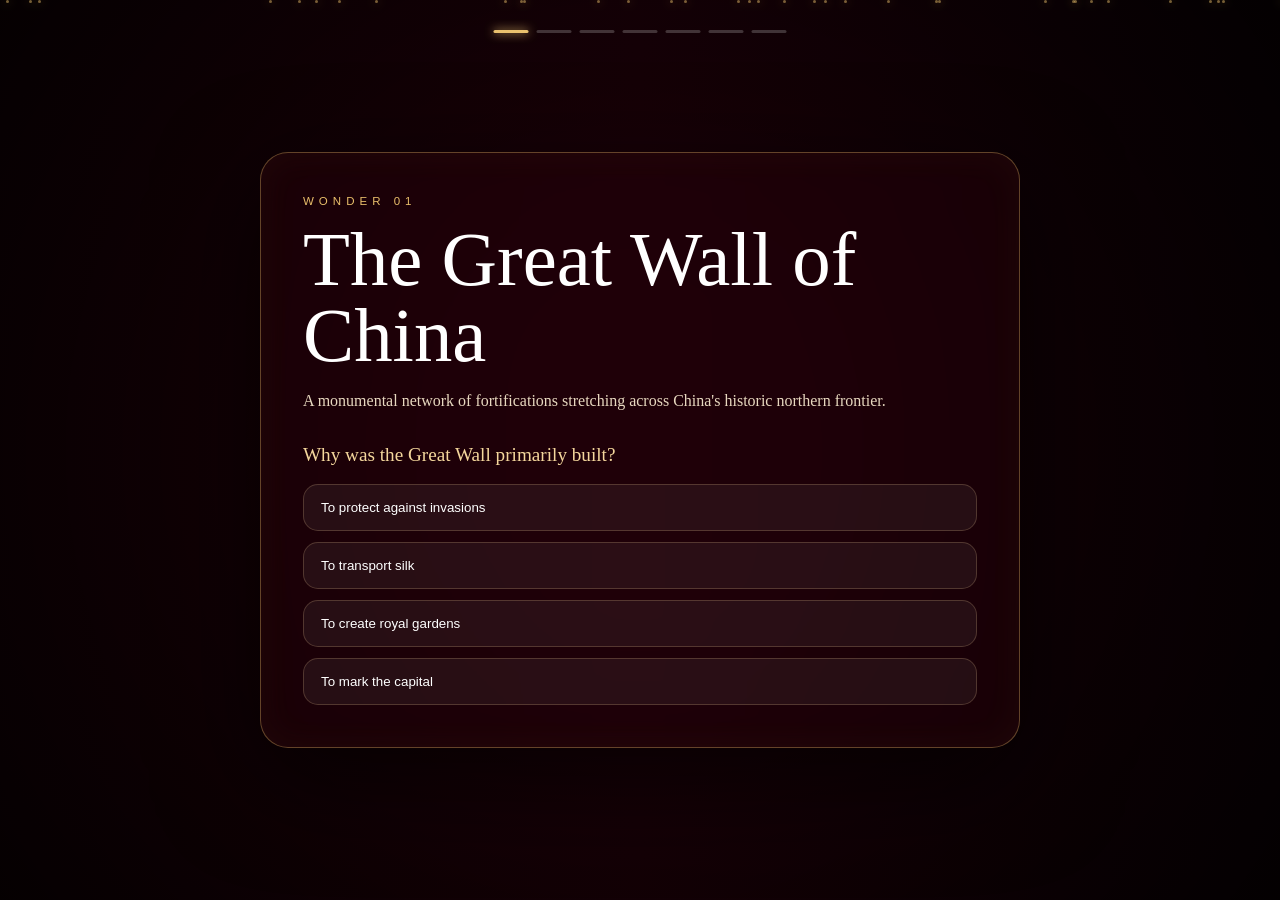
<file: sevenwonder.html>
<!DOCTYPE html>
<html lang="en">
<head>
<meta charset="UTF-8">
<meta name="viewport" content="width=device-width,initial-scale=1.0">
<title>Seven Wonders ✦</title>

<style>
*{
    box-sizing:border-box;
    margin:0;
    padding:0;
}

html,body{
    width:100%;
    height:100%;
    overflow:hidden;
    font-family:Georgia,"Times New Roman",serif;
    color:white;
    background:#1b0008;
}

body{
    position:relative;
}

#wonderScene{
    position:absolute;
    inset:0;
    overflow:hidden;
    background-size:cover;
    background-position:center;
    transition:
        background-image 1.2s ease,
        transform 1.2s ease;
}

#wonderScene::before{
    content:"";
    position:absolute;
    inset:0;
    background:
        linear-gradient(
            90deg,
            rgba(20,0,5,.9),
            rgba(30,0,8,.35),
            rgba(10,0,4,.75)
        );
}

#wonderScene::after{
    content:"";
    position:absolute;
    inset:0;
    background:
        radial-gradient(
            circle at center,
            transparent 20%,
            rgba(0,0,0,.75) 100%
        );
}

.kenburns{
    animation:kenburns 12s ease-in-out infinite alternate;
}

@keyframes kenburns{
    from{
        background-position:center;
        transform:scale(1);
    }
    to{
        background-position:54% 46%;
        transform:scale(1.06);
    }
}

.particles{
    position:absolute;
    inset:0;
    pointer-events:none;
    z-index:3;
}

.particle{
    position:absolute;
    width:3px;
    height:3px;
    border-radius:50%;
    background:#e6bd69;
    box-shadow:0 0 10px #e6bd69;
    animation:float 8s linear infinite;
    opacity:.5;
}

@keyframes float{
    0%{
        transform:translateY(100vh) translateX(0);
        opacity:0;
    }
    20%{opacity:.6}
    80%{opacity:.4}
    100%{
        transform:translateY(-10vh) translateX(50px);
        opacity:0;
    }
}

.content{
    position:relative;
    z-index:10;
    width:min(1100px,92%);
    height:100%;
    margin:auto;
    display:flex;
    align-items:center;
    justify-content:center;
}

.card{
    width:min(760px,100%);
    padding:42px;
    border:1px solid rgba(238,193,108,.35);
    border-radius:28px;
    background:rgba(35,0,10,.54);
    backdrop-filter:blur(16px);
    box-shadow:
        0 30px 100px rgba(0,0,0,.65),
        inset 0 0 40px rgba(255,190,100,.035);
    transform:translateY(20px);
    animation:cardIn 1.2s ease forwards;
}

@keyframes cardIn{
    to{
        transform:translateY(0);
    }
}

.eyebrow{
    color:#e8bd6b;
    letter-spacing:5px;
    text-transform:uppercase;
    font-family:Arial,sans-serif;
    font-size:.72rem;
    margin-bottom:15px;
}

h1{
    font-size:clamp(2.5rem,6vw,5rem);
    font-weight:400;
    line-height:1;
    margin-bottom:12px;
}

.description{
    color:#e8d8c0;
    line-height:1.7;
    margin-bottom:30px;
}

.question{
    font-size:1.2rem;
    margin-bottom:18px;
    color:#f5d79d;
}

.options{
    display:grid;
    gap:11px;
}

.option{
    border:1px solid rgba(255,220,160,.2);
    background:rgba(255,255,255,.055);
    color:#fff;
    border-radius:15px;
    padding:15px 17px;
    cursor:pointer;
    transition:.3s;
    font-family:Arial,sans-serif;
    text-align:left;
}

.option:hover{
    background:rgba(222,168,79,.14);
    border-color:rgba(245,199,110,.55);
    transform:translateX(5px);
}

.option.selected{
    background:rgba(191,130,37,.3);
    border-color:#e8bd6b;
    box-shadow:0 0 20px rgba(230,190,100,.15);
}

.option.correct{
    background:rgba(80,150,90,.25);
    border-color:#9bd6a1;
}

.option.wrong{
    background:rgba(170,30,40,.3);
    border-color:#ff8088;
}

.next{
    margin-top:25px;
    display:inline-flex;
    align-items:center;
    gap:12px;
    border:1px solid #dcb467;
    background:linear-gradient(
        135deg,
        rgba(211,164,72,.22),
        rgba(100,0,20,.4)
    );
    color:#f4d49b;
    padding:13px 22px;
    border-radius:30px;
    cursor:pointer;
    font-family:Arial,sans-serif;
    letter-spacing:1px;
    transition:.3s;
}

.next:hover{
    transform:translateY(-3px);
    box-shadow:0 8px 25px rgba(0,0,0,.4);
}

.progress{
    position:absolute;
    top:30px;
    left:50%;
    transform:translateX(-50%);
    z-index:20;
    display:flex;
    gap:8px;
}

.dot{
    width:35px;
    height:3px;
    border-radius:3px;
    background:rgba(255,255,255,.2);
    transition:.5s;
}

.dot.active{
    background:#e9c16e;
    box-shadow:0 0 10px #e9c16e;
}

.wonder-popup{
    position:fixed;
    inset:0;
    z-index:100;
    display:none;
    align-items:center;
    justify-content:center;
    padding:20px;
    background:rgba(10,0,3,.75);
    backdrop-filter:blur(10px);
}

.popup-box{
    width:min(650px,95%);
    padding:45px;
    text-align:center;
    border:1px solid rgba(237,194,111,.55);
    border-radius:30px;
    background:
        linear-gradient(
            145deg,
            rgba(74,0,17,.94),
            rgba(22,0,7,.96)
        );
    box-shadow:0 30px 100px rgba(0,0,0,.7);
    animation:popupIn .7s cubic-bezier(.2,.8,.2,1);
}

@keyframes popupIn{
    from{
        transform:scale(.65) rotate(-2deg);
        opacity:0;
    }
    to{
        transform:scale(1) rotate(0);
        opacity:1;
    }
}

.popup-kicker{
    color:#d9ad5d;
    letter-spacing:4px;
    text-transform:uppercase;
    font-family:Arial,sans-serif;
    font-size:.7rem;
}

.popup-box h2{
    font-size:clamp(2rem,5vw,4rem);
    font-weight:400;
    margin:15px 0;
}

.popup-description{
    color:#ddcdb6;
    line-height:1.7;
    margin-bottom:20px;
}

.compliment{
    color:#f0c977;
    font-size:1.15rem;
    font-style:italic;
    line-height:1.6;
    margin:25px 0;
}

.continue{
    padding:14px 28px;
    border:1px solid #e5bd6d;
    border-radius:30px;
    color:#f5d69b;
    background:rgba(210,160,60,.12);
    cursor:pointer;
}

@media(max-width:600px){
    .card{
        padding:28px 20px;
        max-height:88vh;
        overflow:auto;
    }

    .popup-box{
        padding:32px 22px;
    }

    .progress{
        top:18px;
    }

    .dot{
        width:25px;
    }
}
</style>
</head>

<body>

<div id="wonderScene" class="kenburns">

    <div class="particles" id="particles"></div>

    <div class="progress" id="progress"></div>

    <main class="content">

        <section class="card">

            <div class="eyebrow" id="number">
                Wonder 01
            </div>

            <h1 id="title">
                The Great Wall of China
            </h1>

            <p class="description" id="description"></p>

            <div class="question" id="question"></div>

            <div class="options" id="options"></div>

            <button class="next" id="nextBtn" style="display:none">
                Continue <span>→</span>
            </button>

        </section>

    </main>
</div>

<div class="wonder-popup" id="popup">

    <div class="popup-box">

        <div class="popup-kicker">
            Correct ✦
        </div>

        <h2 id="popupTitle"></h2>

        <p class="popup-description" id="popupDescription"></p>

        <div class="compliment" id="compliment"></div>

        <button class="continue" id="continueBtn">
            Next Wonder →
        </button>

    </div>

</div>

<script>

const wonders=[

{
name:"The Great Wall of China",
image:"https://images.unsplash.com/photo-1508804185872-d7badad00f7d?auto=format&fit=crop&w=1800&q=90",
description:"A monumental network of fortifications stretching across China's historic northern frontier.",
question:"Why was the Great Wall primarily built?",
options:[
"To protect against invasions",
"To transport silk",
"To create royal gardens",
"To mark the capital"
],
correct:[0],
compliment:"Strong, breathtaking and impossible to ignore... honestly, that description sounds suspiciously familiar. ❤️"
},

{
name:"Petra",
image:"https://images.unsplash.com/photo-1548013146-72479768bada?auto=format&fit=crop&w=1800&q=90",
description:"The ancient Nabataean city carved into rose-coloured sandstone cliffs in present-day Jordan.",
question:"What is Petra famously known for?",
options:[
"Its underground railway",
"Its rock-cut architecture",
"Its floating temples",
"Its giant statues"
],
correct:[1],
compliment:"Petra is called the Rose City... but you somehow make rose look like it was named after you. 🌹"
},

{
name:"Colosseum",
image:"https://images.unsplash.com/photo-1552832230-c0197dd311b5?auto=format&fit=crop&w=1800&q=90",
description:"Rome's legendary amphitheatre, one of the most enduring symbols of ancient Roman engineering.",
question:"Which ancient civilisation built the Colosseum?",
options:[
"Greek",
"Roman",
"Mayan",
"Egyptian"
],
correct:[1],
compliment:"Thousands once gathered to look at this masterpiece. I'd probably understand the feeling if you walked into the room. 😏"
},

{
name:"Chichén Itzá",
image:"https://images.unsplash.com/photo-1518638150340-f706e86654de?auto=format&fit=crop&w=1800&q=90",
description:"A remarkable Maya archaeological complex famous for its monumental pyramid and astronomical significance.",
question:"Chichén Itzá belonged primarily to which civilisation?",
options:[
"Maya",
"Roman",
"Persian",
"Viking"
],
correct:[0],
compliment:"Ancient, mysterious and ridiculously captivating... you're beginning to see the pattern, aren't you? ✦"
},

{
name:"Machu Picchu",
image:"https://images.unsplash.com/photo-1526392060635-9d6019884377?auto=format&fit=crop&w=1800&q=90",
description:"The spectacular 15th-century Inca citadel perched high among the Andes mountains of Peru.",
question:"Machu Picchu is associated with which civilisation?",
options:[
"Inca",
"Roman",
"Aztec",
"Egyptian"
],
correct:[0],
compliment:"Hidden among the mountains, surrounded by beauty... I can think of one person who belongs in a view like this. ❤️"
},

{
name:"Taj Mahal",
image:"https://images.unsplash.com/photo-1564507592333-c60657eea523?auto=format&fit=crop&w=1800&q=90",
description:"An iconic white-marble mausoleum in Agra, built by Shah Jahan in memory of Mumtaz Mahal.",
question:"The Taj Mahal was built primarily as a monument to...",
options:[
"Victory",
"Trade",
"Love",
"Science"
],
correct:[2],
compliment:"A monument built out of love... okay, this one was obviously going to remind me of you. ❤️"
},

{
name:"Christ the Redeemer",
image:"https://images.unsplash.com/photo-1483729558449-99ef09a8c325?auto=format&fit=crop&w=1800&q=90",
description:"The immense Art Deco statue overlooking Rio de Janeiro from the summit of Mount Corcovado.",
question:"Where is Christ the Redeemer located?",
options:[
"Rio de Janeiro",
"Lisbon",
"Buenos Aires",
"Santiago"
],
correct:[0],
compliment:"Standing above an entire city and still somehow not stealing the spotlight as much as you do. 😌"
}

];

let current=0;
let selected=[];

const scene=document.getElementById("wonderScene");
const number=document.getElementById("number");
const title=document.getElementById("title");
const description=document.getElementById("description");
const question=document.getElementById("question");
const options=document.getElementById("options");
const nextBtn=document.getElementById("nextBtn");
const popup=document.getElementById("popup");
const popupTitle=document.getElementById("popupTitle");
const popupDescription=document.getElementById("popupDescription");
const compliment=document.getElementById("compliment");
const continueBtn=document.getElementById("continueBtn");
const progress=document.getElementById("progress");

function createParticles(){

    for(let i=0;i<35;i++){

        const p=document.createElement("div");

        p.className="particle";

        p.style.left=Math.random()*100+"%";
        p.style.animationDelay=Math.random()*8+"s";
        p.style.animationDuration=(6+Math.random()*8)+"s";

        document.getElementById("particles").appendChild(p);
    }
}

function createProgress(){

    progress.innerHTML="";

    wonders.forEach((_,i)=>{

        const d=document.createElement("div");

        d.className="dot";

        if(i===current)
            d.classList.add("active");

        progress.appendChild(d);
    });
}

function loadWonder(){

    selected=[];

    const w=wonders[current];

    scene.style.backgroundImage=`url("${w.image}")`;

    scene.classList.remove("kenburns");

    void scene.offsetWidth;

    scene.classList.add("kenburns");

    number.textContent=`Wonder ${String(current+1).padStart(2,"0")}`;

    title.textContent=w.name;

    description.textContent=w.description;

    question.textContent=w.question;

    options.innerHTML="";

    nextBtn.style.display="none";

    w.options.forEach((text,index)=>{

        const button=document.createElement("button");

        button.className="option";

        button.textContent=text;

        button.addEventListener("click",()=>selectAnswer(index,button));

        options.appendChild(button);
    });

    createProgress();
}

function selectAnswer(index,button){

    const w=wonders[current];

    /*
      Q6 is intentionally multi-answer.
      For the sixth wonder the player can select multiple answers.
    */

    if(current===5){

        if(selected.includes(index)){

            selected=selected.filter(i=>i!==index);

            button.classList.remove("selected");

        }else{

            selected.push(index);

            button.classList.add("selected");
        }

        if(selected.length>0)
            nextBtn.style.display="inline-flex";

        return;
    }

    selected=[index];

    document.querySelectorAll(".option").forEach(b=>{
        b.classList.remove("selected");
    });

    button.classList.add("selected");

    nextBtn.style.display="inline-flex";
}

nextBtn.addEventListener("click",()=>{

    const w=wonders[current];

    const correct =
        selected.length===w.correct.length &&
        selected.every(i=>w.correct.includes(i));

    if(!correct){

        document.querySelectorAll(".option").forEach((button,i)=>{

            if(w.correct.includes(i))
                button.classList.add("correct");

            else if(selected.includes(i))
                button.classList.add("wrong");
        });

        return;
    }

    showPopup();
});

function showPopup(){

    const w=wonders[current];

    popupTitle.textContent=w.name;

    popupDescription.textContent=w.description;

    compliment.textContent=w.compliment;

    popup.style.display="flex";
}

continueBtn.addEventListener("click",()=>{

    popup.style.display="none";

    if(current<wonders.length-1){

        current++;

        loadWonder();

    }else{

        document.body.style.transition="opacity 1.5s";

        document.body.style.opacity="0";

        setTimeout(()=>{
            window.location.href="dinner.html";
        },1500);
    }
});

createParticles();
loadWonder();

</script>

</body>
</html>
</file>
